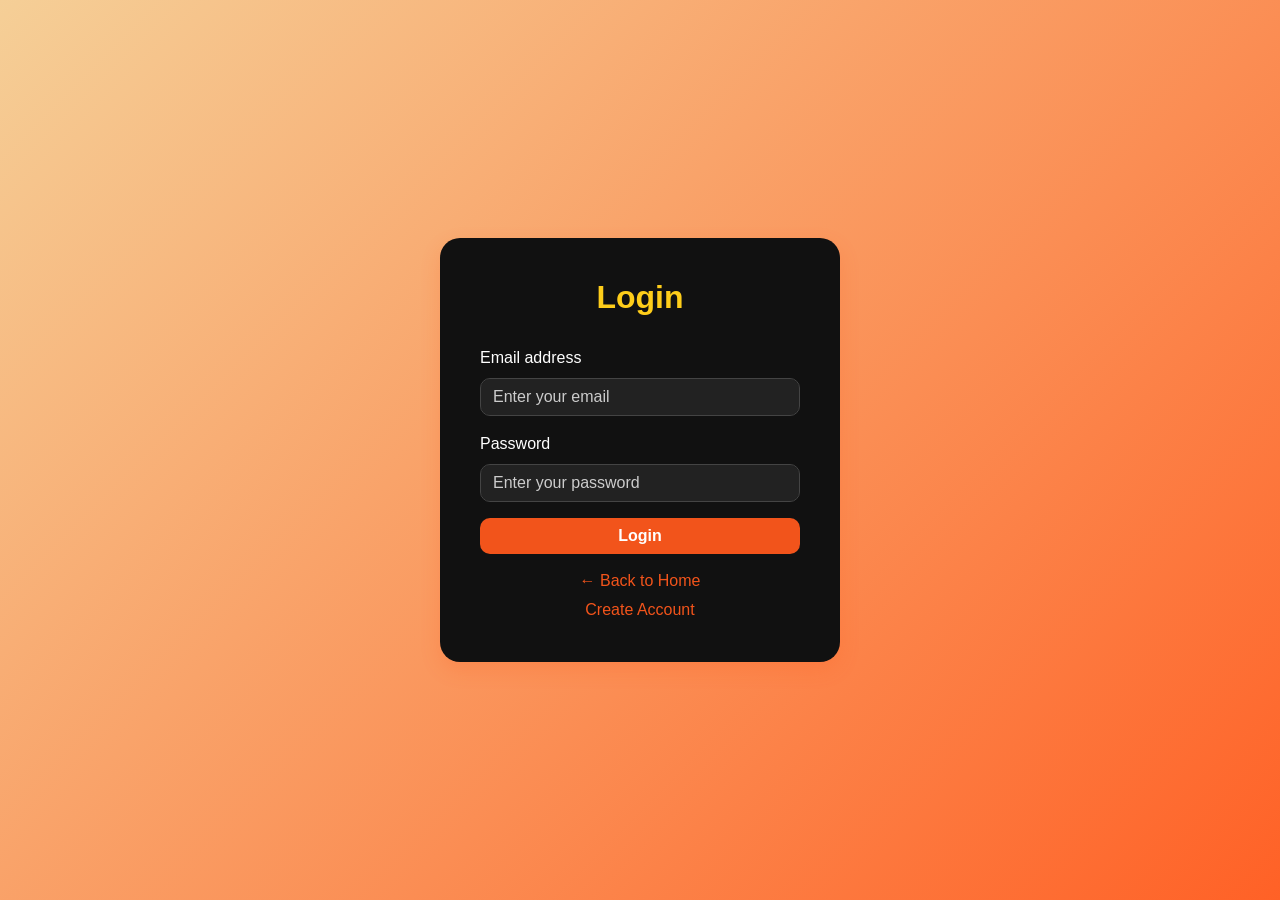
<file: login.html>
<!DOCTYPE html>
<html lang="en">
<head>
  <meta charset="UTF-8">
  <meta name="viewport" content="width=device-width, initial-scale=1.0">
  <title>Login - Music Festival</title>
  <link href="https://cdn.jsdelivr.net/npm/bootstrap@5.3.0/dist/css/bootstrap.min.css" rel="stylesheet">
  <style>
    body {
        background: linear-gradient(135deg, #f5cf97, #ff6126);

      height: 100vh;
      display: flex;
      align-items: center;
      justify-content: center;
      font-family: 'Arial', sans-serif;
    }

    .login-box {
      background-color: #111;
      padding: 40px;
      border-radius: 20px;
      box-shadow: 0 8px 20px rgba(255, 84, 27, 0.2);
      width: 100%;
      max-width: 400px;
      color: white;
    }

    .login-box h2 {
      margin-bottom: 30px;
      font-weight: bold;
      text-align: center;
      color: #fecd1a; /* Yellow tone */
    }

    .form-label {
      color: #fff;
    }

    .form-control {
      border-radius: 10px;
      background-color: #222;
      color: #fff;
      border: 1px solid #444;
    }

    .form-control::placeholder {
      color: #ccc;
    }

    .btn-login {
      background-color: #f2541b; /* Bright orange */
      color: white;
      font-weight: bold;
      border-radius: 10px;
      border: none;
    }

    .btn-login:hover {
      background-color: #d94710;
    }

    .extra-links {
      text-align: center;
      margin-top: 15px;
    }

    .extra-links a {
      color: #f2541b;
      text-decoration: none;
      display: block;
      margin-top: 5px;
    }

    .extra-links a:hover {
      text-decoration: underline;
    }
  </style>
</head>
<body>

  <div class="login-box">
    <h2>Login</h2>
    <form>
      <div class="mb-3">
        <label for="email" class="form-label">Email address</label>
        <input type="email" class="form-control" id="email" placeholder="Enter your email">
      </div>

      <div class="mb-3">
        <label for="password" class="form-label">Password</label>
        <input type="password" class="form-control" id="password" placeholder="Enter your password">
      </div>

      <button type="submit" class="btn btn-login w-100">Login</button>

      <div class="extra-links">
        <a href="index.html">← Back to Home</a>
        <a href="register.html">Create Account</a>
      </div>
    </form>
  </div>

</body>
</html>
</file>
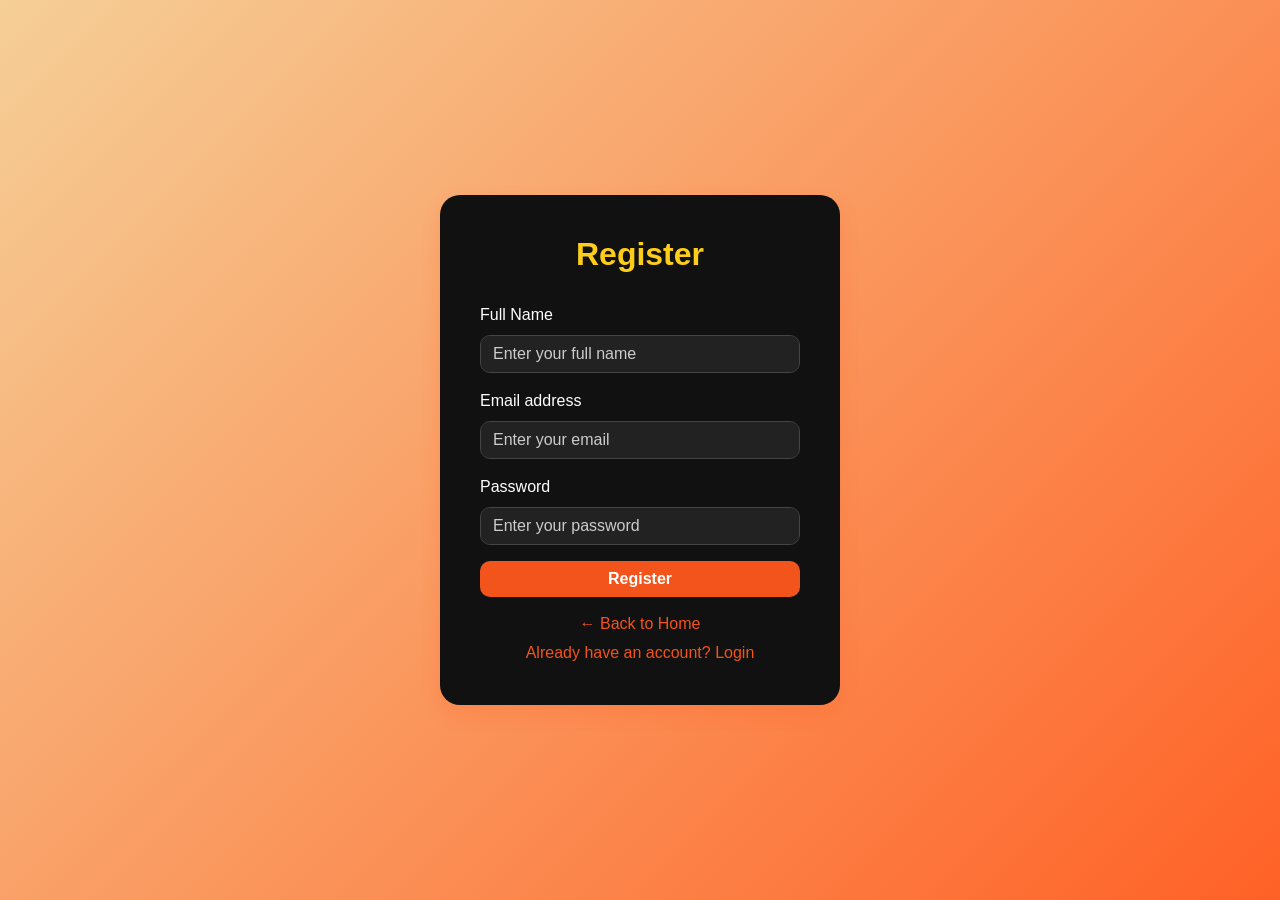
<file: register.html>
<!DOCTYPE html>
<html lang="en">
<head>
  <meta charset="UTF-8">
  <meta name="viewport" content="width=device-width, initial-scale=1.0">
  <title>Register - Music Festival</title>
  <link href="https://cdn.jsdelivr.net/npm/bootstrap@5.3.0/dist/css/bootstrap.min.css" rel="stylesheet">
  <style>
    body {
      background: linear-gradient(135deg, #f5cf97, #ff6126);
      height: 100vh;
      display: flex;
      align-items: center;
      justify-content: center;
      font-family: 'Arial', sans-serif;
    }

    .register-box {
      background-color: #111;
      padding: 40px;
      border-radius: 20px;
      box-shadow: 0 8px 20px rgba(255, 84, 27, 0.2);
      width: 100%;
      max-width: 400px;
      color: white;
    }

    .register-box h2 {
      margin-bottom: 30px;
      font-weight: bold;
      text-align: center;
      color: #fecd1a; /* Yellow tone */
    }

    .form-label {
      color: #fff;
    }

    .form-control {
      border-radius: 10px;
      background-color: #222;
      color: #fff;
      border: 1px solid #444;
    }

    .form-control::placeholder {
      color: #ccc;
    }

    .btn-register {
      background-color: #f2541b; /* Bright orange */
      color: white;
      font-weight: bold;
      border-radius: 10px;
      border: none;
    }

    .btn-register:hover {
      background-color: #d94710;
    }

    .extra-links {
      text-align: center;
      margin-top: 15px;
    }

    .extra-links a {
      color: #f2541b;
      text-decoration: none;
      display: block;
      margin-top: 5px;
    }

    .extra-links a:hover {
      text-decoration: underline;
    }
  </style>
</head>
<body>

  <div class="register-box">
    <h2>Register</h2>
    <form>
      <div class="mb-3">
        <label for="name" class="form-label">Full Name</label>
        <input type="text" class="form-control" id="name" placeholder="Enter your full name">
      </div>

      <div class="mb-3">
        <label for="email" class="form-label">Email address</label>
        <input type="email" class="form-control" id="email" placeholder="Enter your email">
      </div>

      <div class="mb-3">
        <label for="password" class="form-label">Password</label>
        <input type="password" class="form-control" id="password" placeholder="Enter your password">
      </div>

      <button type="submit" class="btn btn-register w-100">Register</button>

      <div class="extra-links">
        <a href="index.html">← Back to Home</a>
        <a href="login.html">Already have an account? Login</a>
      </div>
    </form>
  </div>

</body>
</html>
</file>
